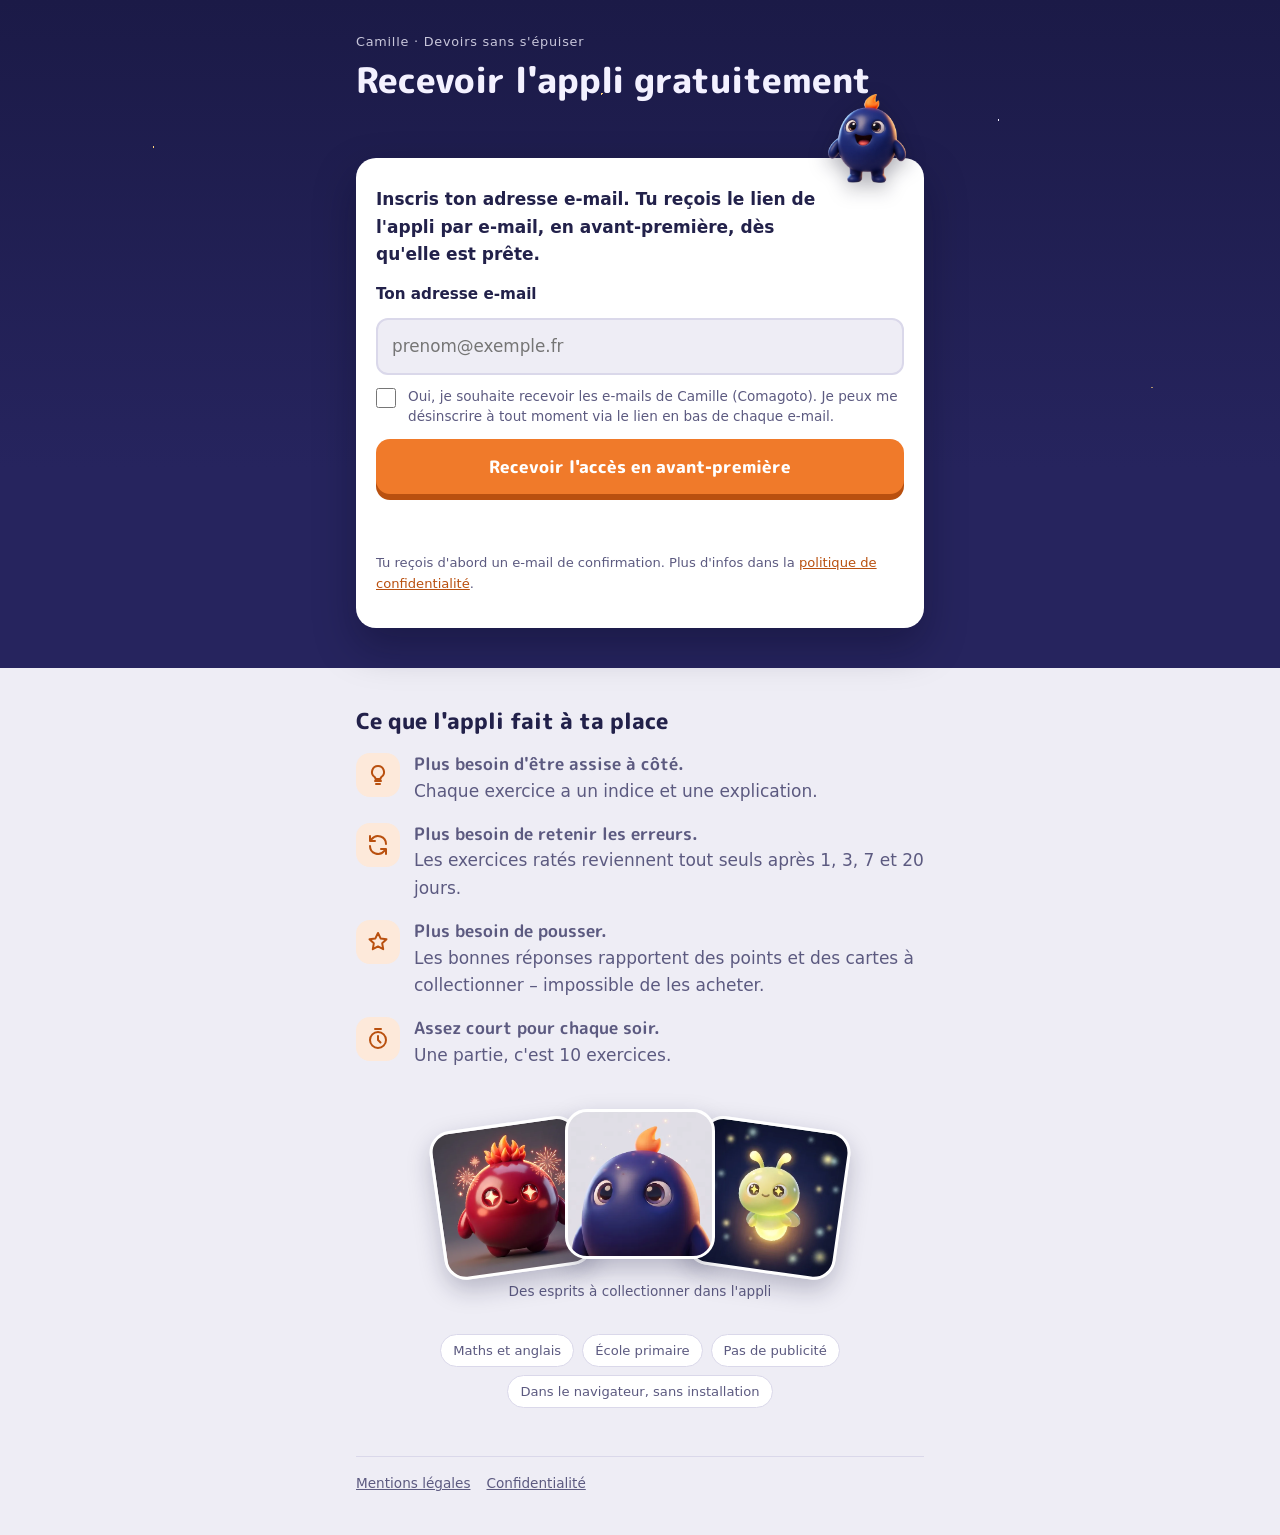
<file: index.html>
<!DOCTYPE html>
<html lang="fr">
<head>
<meta charset="UTF-8">
<meta name="viewport" content="width=device-width, initial-scale=1.0">
<title>Recevoir l'appli gratuitement | Camille</title>
<meta name="description" content="Inscris ton adresse e-mail et reçois gratuitement l'appli d'apprentissage pour l'école primaire, dès qu'elle est prête.">
<link rel="preload" href="fonts/mplusrounded1c-800-latin.woff2" as="font" type="font/woff2" crossorigin>
<link rel="stylesheet" href="style.css">
</head>
<body>
<!-- Instagram から「メール登録の特典＝アプリ」を知って来た人向け。
     説得はしない：フォームを最初に置き、その下にアプリのベネフィットだけを並べる（2026-10-01 ユーザー決定）。
     フランス語版アプリは未公開なので「できあがり次第」と書く。
     カードはフランス語版が未制作のため、ドイツ語版の絵の部分だけを切り出して見せる（.art） -->
<header class="sky">
  <div class="wrap">
    <p class="eyebrow">Camille · Devoirs sans s'épuiser</p>
    <h1>Recevoir l'appli gratuitement</h1>
    <div class="form-card" id="inscription">
      <img class="peek" src="img/hanabi-happy.webp" alt="" width="78" height="89">
      <p class="lead">Inscris ton adresse e-mail. Tu reçois le lien de l'appli par e-mail, en avant-première, dès qu'elle est prête.</p>
      <!-- Brevo のフォームを貼らず、自前の入力欄から Brevo へ直接送る（外部の読み込みなし）。
           送信先・欄の名前は Brevo の埋め込みコードから取った（signup/README.md）。
           送信後の画面は Brevo のフォーム設定の「Confirmation page」で verifie.html を指定する -->
      <form class="signup-form" method="POST" action="https://441955ff.sibforms.com/serve/[base64]">
        <label class="field-label" for="EMAIL">Ton adresse e-mail</label>
        <input class="field" type="email" id="EMAIL" name="EMAIL" autocomplete="email" inputmode="email"
               placeholder="prenom@exemple.fr" required>
        <label class="consent" for="OPT_IN">
          <input type="checkbox" id="OPT_IN" name="OPT_IN" value="1" required>
          <span>Oui, je souhaite recevoir les e-mails de Camille (Comagoto). Je peux me désinscrire à tout moment
          via le lien en bas de chaque e-mail.</span>
        </label>
        <button class="submit" type="submit">Recevoir l'accès en avant‑première</button>
        <input class="trap" type="text" name="email_address_check" value="" tabindex="-1" autocomplete="off" aria-hidden="true">
        <p class="form-status" id="form-status" role="status" aria-live="polite"></p>
        <input type="hidden" name="locale" value="fr">
      </form>
      <p class="small">Tu reçois d'abord un e-mail de confirmation. Plus d'infos dans la <a href="confidentialite.html">politique de confidentialité</a>.</p>
    </div>
  </div>
</header>

<main class="wrap">
  <section class="benefits-section">
    <h2>Ce que l'appli fait à ta place</h2>
    <ul class="benefits">
      <li>
        <span class="ico" aria-hidden="true"><svg viewBox="0 0 24 24" fill="none" stroke="currentColor" stroke-width="2" stroke-linecap="round" stroke-linejoin="round"><path d="M9 18h6M10 21h4M12 3a6 6 0 0 0-3.6 10.8c.7.6 1.1 1.3 1.1 2.2h5c0-.9.4-1.6 1.1-2.2A6 6 0 0 0 12 3z"/></svg></span>
        <p><strong>Plus besoin d'être assise à côté.</strong>Chaque exercice a un indice et une explication.</p>
      </li>
      <li>
        <span class="ico" aria-hidden="true"><svg viewBox="0 0 24 24" fill="none" stroke="currentColor" stroke-width="2" stroke-linecap="round" stroke-linejoin="round"><path d="M20 11a8 8 0 0 0-14.3-4.9L4 8M4 3v5h5M4 13a8 8 0 0 0 14.3 4.9L20 16M20 21v-5h-5"/></svg></span>
        <p><strong>Plus besoin de retenir les erreurs.</strong>Les exercices ratés reviennent tout seuls après 1, 3, 7 et 20 jours.</p>
      </li>
      <li>
        <span class="ico" aria-hidden="true"><svg viewBox="0 0 24 24" fill="none" stroke="currentColor" stroke-width="2" stroke-linecap="round" stroke-linejoin="round"><path d="M12 3l2.6 5.4 5.9.8-4.3 4.1 1 5.9L12 16.4 6.8 19.2l1-5.9L3.5 9.2l5.9-.8z"/></svg></span>
        <p><strong>Plus besoin de pousser.</strong>Les bonnes réponses rapportent des points et des cartes à collectionner – impossible de les acheter.</p>
      </li>
      <li>
        <span class="ico" aria-hidden="true"><svg viewBox="0 0 24 24" fill="none" stroke="currentColor" stroke-width="2" stroke-linecap="round" stroke-linejoin="round"><circle cx="12" cy="13" r="8"/><path d="M12 9v4l2.5 2.5M9 2h6"/></svg></span>
        <p><strong>Assez court pour chaque soir.</strong>Une partie, c'est 10 exercices.</p>
      </li>
    </ul>

    <figure class="cards">
      <div class="fan">
        <div class="art art-r1" role="img" aria-label="Esprit du feu d'artifice, rouge"></div>
        <div class="art art-n1" role="img" aria-label="Petit esprit des étincelles, bleu nuit"></div>
        <div class="art art-r6" role="img" aria-label="Esprit luciole, vert"></div>
      </div>
      <figcaption>Des esprits à collectionner dans l'appli</figcaption>
    </figure>

    <ul class="facts">
      <li>Maths et anglais</li>
      <li>École primaire</li>
      <li>Pas de publicité</li>
      <li>Dans le navigateur, sans installation</li>
    </ul>
  </section>

  <footer>
    <a href="mentions-legales.html">Mentions légales</a>
    <a href="confidentialite.html">Confidentialité</a>
  </footer>
</main>
<script>
// Brevo へページ内で送り、成功したら送信直後のページへ移る（Brevo のスクリプトは読み込まない）。
(function () {
  var form = document.querySelector(".signup-form");
  if (!form || !window.fetch) return;
  var button = form.querySelector(".submit");
  var status = document.getElementById("form-status");
  var MSG = { sending: "Envoi en cours…", error: "Ça n’a pas marché. Vérifie ton adresse e-mail et réessaie." };
  form.addEventListener("submit", function (e) {
    e.preventDefault();
    if (!form.reportValidity()) return;
    button.disabled = true;
    status.textContent = MSG.sending;
    status.className = "form-status";
    // ブラウザから送ると、Brevo は成功時に JSON ではなく英語の確認ページ（HTML・200）を返す。
    // 失敗時は 400 と JSON。なので本文は読まず、HTTP の状態だけで判定する（2026-10-04 実測）
    fetch(form.action, { method: "POST", body: new FormData(form) })
      .then(function (r) {
        if (!r.ok) throw new Error("rejected");
        window.location.href = "verifie.html";
      })
      .catch(function () {
        status.textContent = MSG.error;
        status.className = "form-status form-status--error";
        button.disabled = false;
      });
  });
})();
</script>
</body>
</html>
</file>
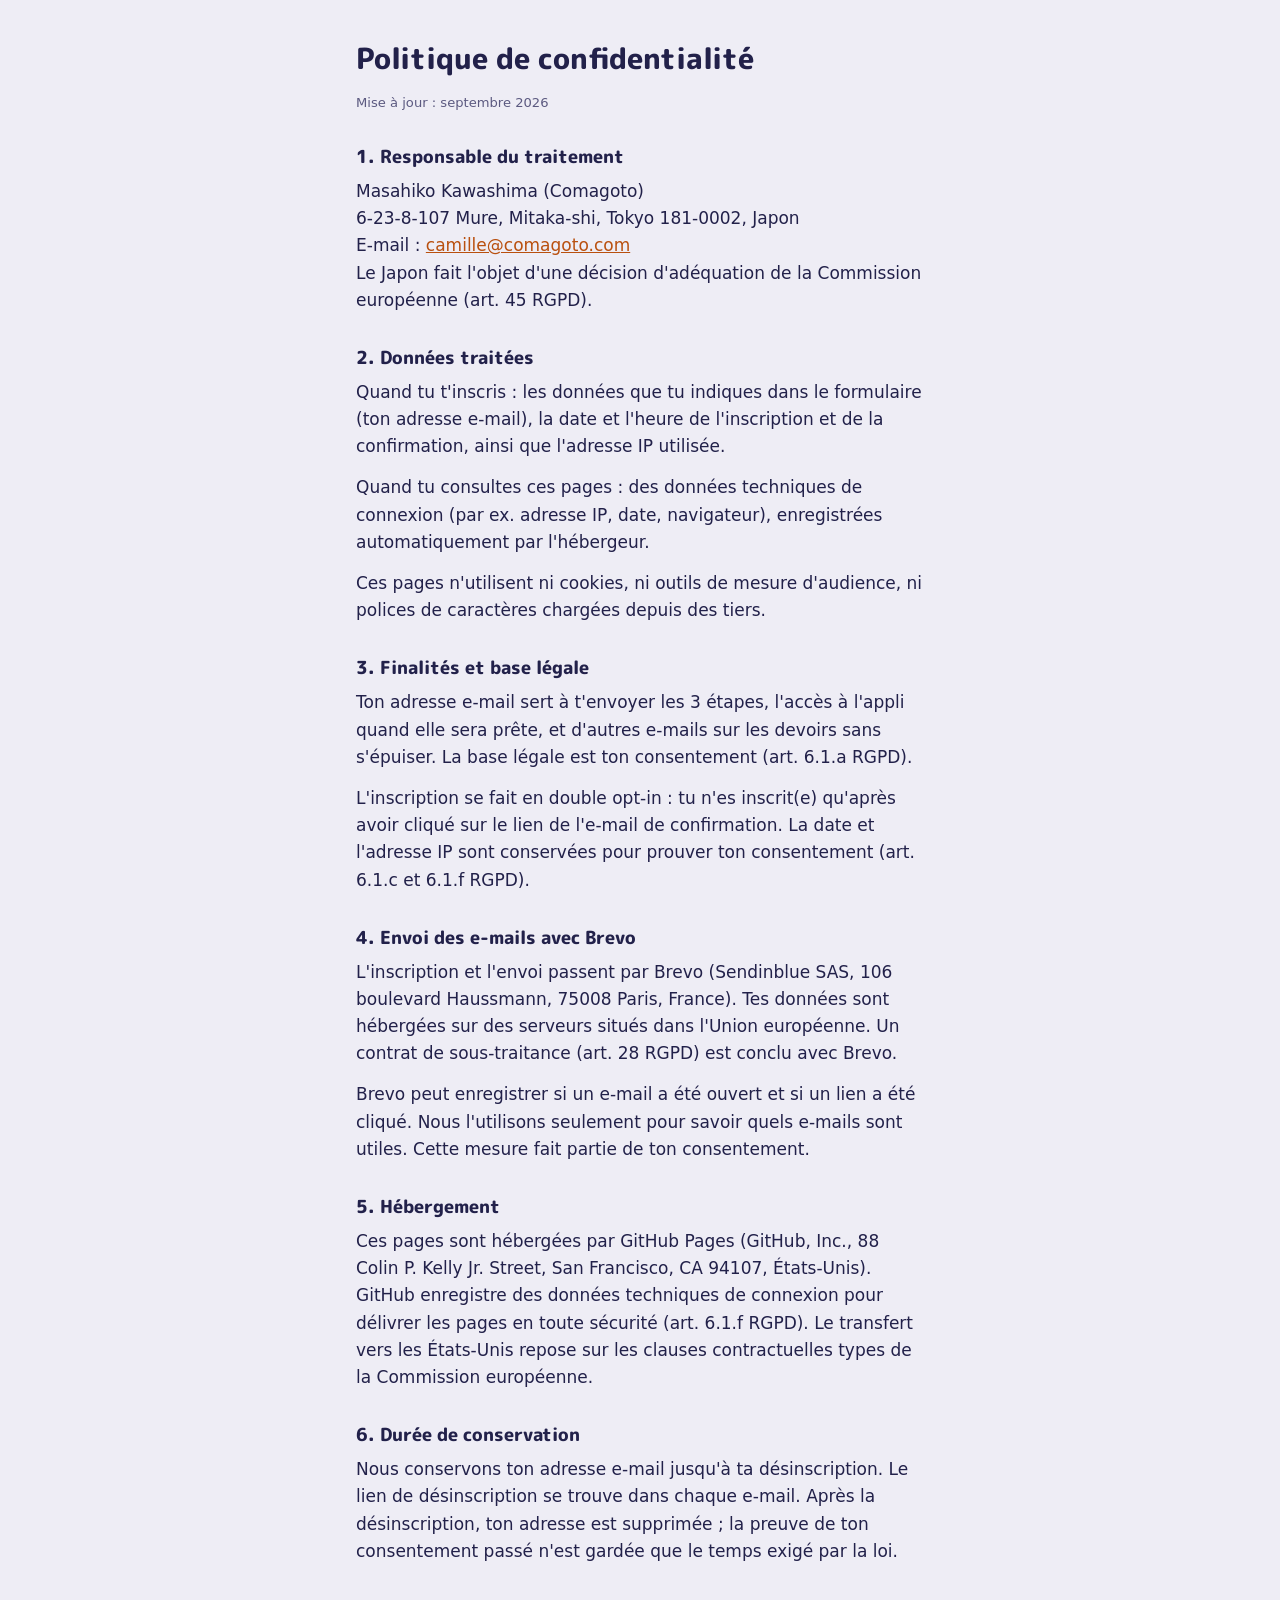
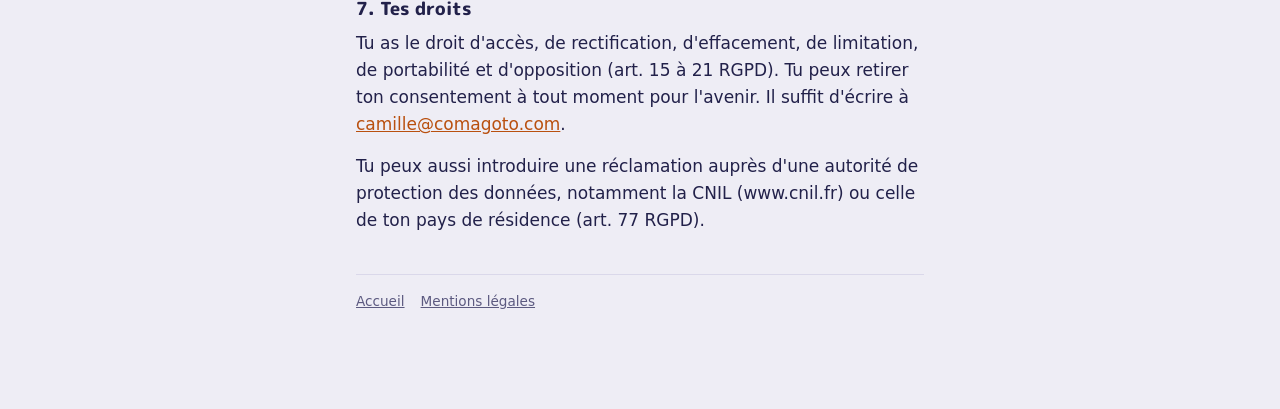
<file: confidentialite.html>
<!DOCTYPE html>
<html lang="fr">
<head>
<meta charset="UTF-8">
<meta name="viewport" content="width=device-width, initial-scale=1.0">
<title>Politique de confidentialité | Camille</title>
<link rel="stylesheet" href="style.css">
</head>
<body>
<main class="wrap page">
  <h1>Politique de confidentialité</h1>
  <p class="small">Mise à jour : septembre 2026</p>

  <h2>1. Responsable du traitement</h2>
  <address>
    Masahiko Kawashima (Comagoto)<br>
    6-23-8-107 Mure, Mitaka-shi, Tokyo 181-0002, Japon<br>
    E-mail : <a href="mailto:camille@comagoto.com">camille@comagoto.com</a>
  </address>
  <p>Le Japon fait l'objet d'une décision d'adéquation de la Commission européenne (art. 45 RGPD).</p>

  <h2>2. Données traitées</h2>
  <p>Quand tu t'inscris : les données que tu indiques dans le formulaire (ton adresse e-mail),
  la date et l'heure de l'inscription et de la confirmation, ainsi que l'adresse IP utilisée.</p>
  <p>Quand tu consultes ces pages : des données techniques de connexion (par ex. adresse IP, date, navigateur),
  enregistrées automatiquement par l'hébergeur.</p>
  <p>Ces pages n'utilisent ni cookies, ni outils de mesure d'audience, ni polices de caractères chargées depuis des tiers.</p>

  <h2>3. Finalités et base légale</h2>
  <p>Ton adresse e-mail sert à t'envoyer les 3 étapes, l'accès à l'appli quand elle sera prête, et d'autres e-mails
  sur les devoirs sans s'épuiser. La base légale est ton consentement (art. 6.1.a RGPD).</p>
  <p>L'inscription se fait en double opt-in : tu n'es inscrit(e) qu'après avoir cliqué sur le lien de l'e-mail
  de confirmation. La date et l'adresse IP sont conservées pour prouver ton consentement (art. 6.1.c et 6.1.f RGPD).</p>

  <h2>4. Envoi des e-mails avec Brevo</h2>
  <p>L'inscription et l'envoi passent par Brevo (Sendinblue SAS, 106 boulevard Haussmann, 75008 Paris, France).
  Tes données sont hébergées sur des serveurs situés dans l'Union européenne. Un contrat de sous-traitance
  (art. 28 RGPD) est conclu avec Brevo.</p>
  <p>Brevo peut enregistrer si un e-mail a été ouvert et si un lien a été cliqué. Nous l'utilisons seulement pour savoir
  quels e-mails sont utiles. Cette mesure fait partie de ton consentement.</p>

  <h2>5. Hébergement</h2>
  <p>Ces pages sont hébergées par GitHub Pages (GitHub, Inc., 88 Colin P. Kelly Jr. Street, San Francisco,
  CA 94107, États-Unis). GitHub enregistre des données techniques de connexion pour délivrer les pages en toute
  sécurité (art. 6.1.f RGPD). Le transfert vers les États-Unis repose sur les clauses contractuelles types de
  la Commission européenne.</p>

  <h2>6. Durée de conservation</h2>
  <p>Nous conservons ton adresse e-mail jusqu'à ta désinscription. Le lien de désinscription se trouve dans chaque
  e-mail. Après la désinscription, ton adresse est supprimée ; la preuve de ton consentement passé n'est gardée
  que le temps exigé par la loi.</p>

  <h2>7. Tes droits</h2>
  <p>Tu as le droit d'accès, de rectification, d'effacement, de limitation, de portabilité et d'opposition
  (art. 15 à 21 RGPD). Tu peux retirer ton consentement à tout moment pour l'avenir. Il suffit d'écrire à
  <a href="mailto:camille@comagoto.com">camille@comagoto.com</a>.</p>
  <p>Tu peux aussi introduire une réclamation auprès d'une autorité de protection des données, notamment
  la CNIL (www.cnil.fr) ou celle de ton pays de résidence (art. 77 RGPD).</p>

  <footer>
    <a href="index.html">Accueil</a>
    <a href="mentions-legales.html">Mentions légales</a>
  </footer>
</main>
</body>
</html>
</file>
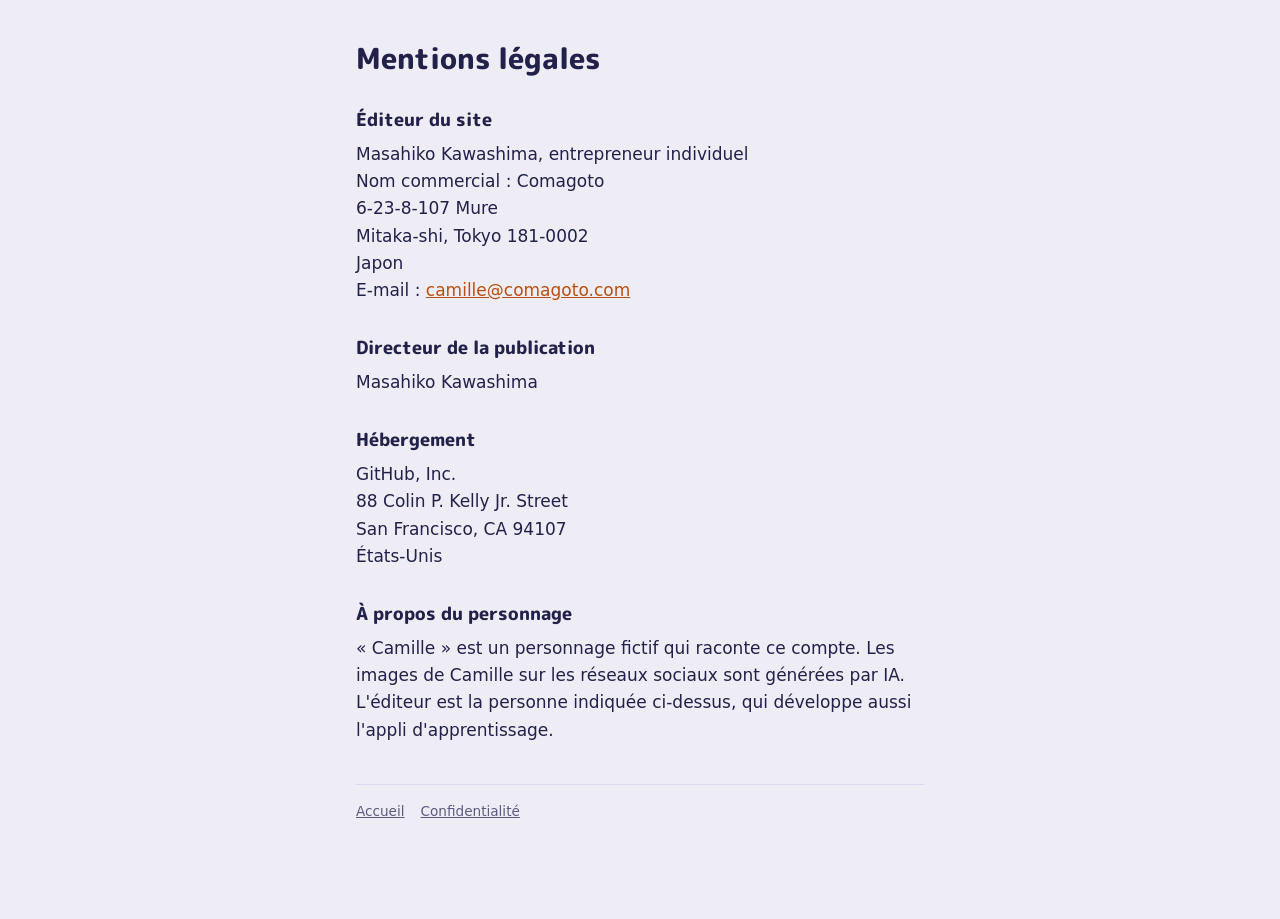
<file: mentions-legales.html>
<!DOCTYPE html>
<html lang="fr">
<head>
<meta charset="UTF-8">
<meta name="viewport" content="width=device-width, initial-scale=1.0">
<!-- de-fr-market-research.md §9-1：法定表示のページは検索に出さない -->
<meta name="robots" content="noindex">
<title>Mentions légales | Camille</title>
<link rel="stylesheet" href="style.css">
</head>
<body>
<main class="wrap page">
  <h1>Mentions légales</h1>

  <h2>Éditeur du site</h2>
  <address>
    Masahiko Kawashima, entrepreneur individuel<br>
    Nom commercial : Comagoto<br>
    6-23-8-107 Mure<br>
    Mitaka-shi, Tokyo 181-0002<br>
    Japon
  </address>
  <p>E-mail : <a href="mailto:camille@comagoto.com">camille@comagoto.com</a></p>
  <!-- TODO: LCEN（art. 6-III）は事業者に電話番号の表示も求めている。番号を載せるかはユーザー判断待ち（signup/README.md） -->

  <h2>Directeur de la publication</h2>
  <p>Masahiko Kawashima</p>

  <h2>Hébergement</h2>
  <address>
    GitHub, Inc.<br>
    88 Colin P. Kelly Jr. Street<br>
    San Francisco, CA 94107<br>
    États-Unis
  </address>

  <h2>À propos du personnage</h2>
  <p>« Camille » est un personnage fictif qui raconte ce compte. Les images de Camille sur les réseaux sociaux
  sont générées par IA. L'éditeur est la personne indiquée ci-dessus, qui développe aussi l'appli d'apprentissage.</p>

  <footer>
    <a href="index.html">Accueil</a>
    <a href="confidentialite.html">Confidentialité</a>
  </footer>
</main>
</body>
</html>
</file>
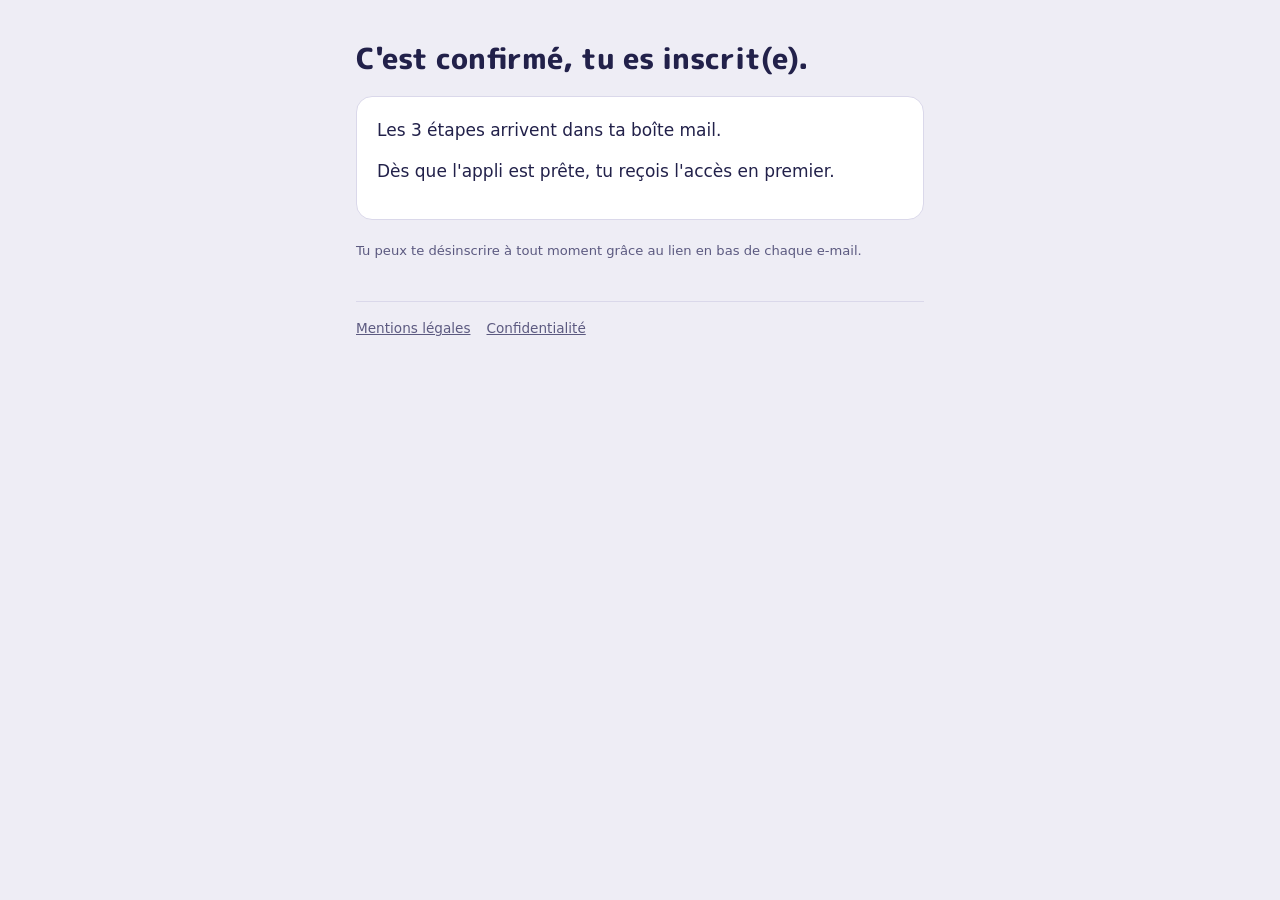
<file: merci.html>
<!DOCTYPE html>
<html lang="fr">
<head>
<meta charset="UTF-8">
<meta name="viewport" content="width=device-width, initial-scale=1.0">
<meta name="robots" content="noindex">
<title>C'est confirmé | Camille</title>
<link rel="stylesheet" href="style.css">
</head>
<body>
<main class="wrap page">
  <h1>C'est confirmé, tu es inscrit(e).</h1>
  <div class="card">
    <p>Les 3 étapes arrivent dans ta boîte mail.</p>
    <p>Dès que l'appli est prête, tu reçois l'accès en premier.</p>
  </div>
  <p class="small">Tu peux te désinscrire à tout moment grâce au lien en bas de chaque e-mail.</p>
  <footer>
    <a href="mentions-legales.html">Mentions légales</a>
    <a href="confidentialite.html">Confidentialité</a>
  </footer>
</main>
</body>
</html>
</file>
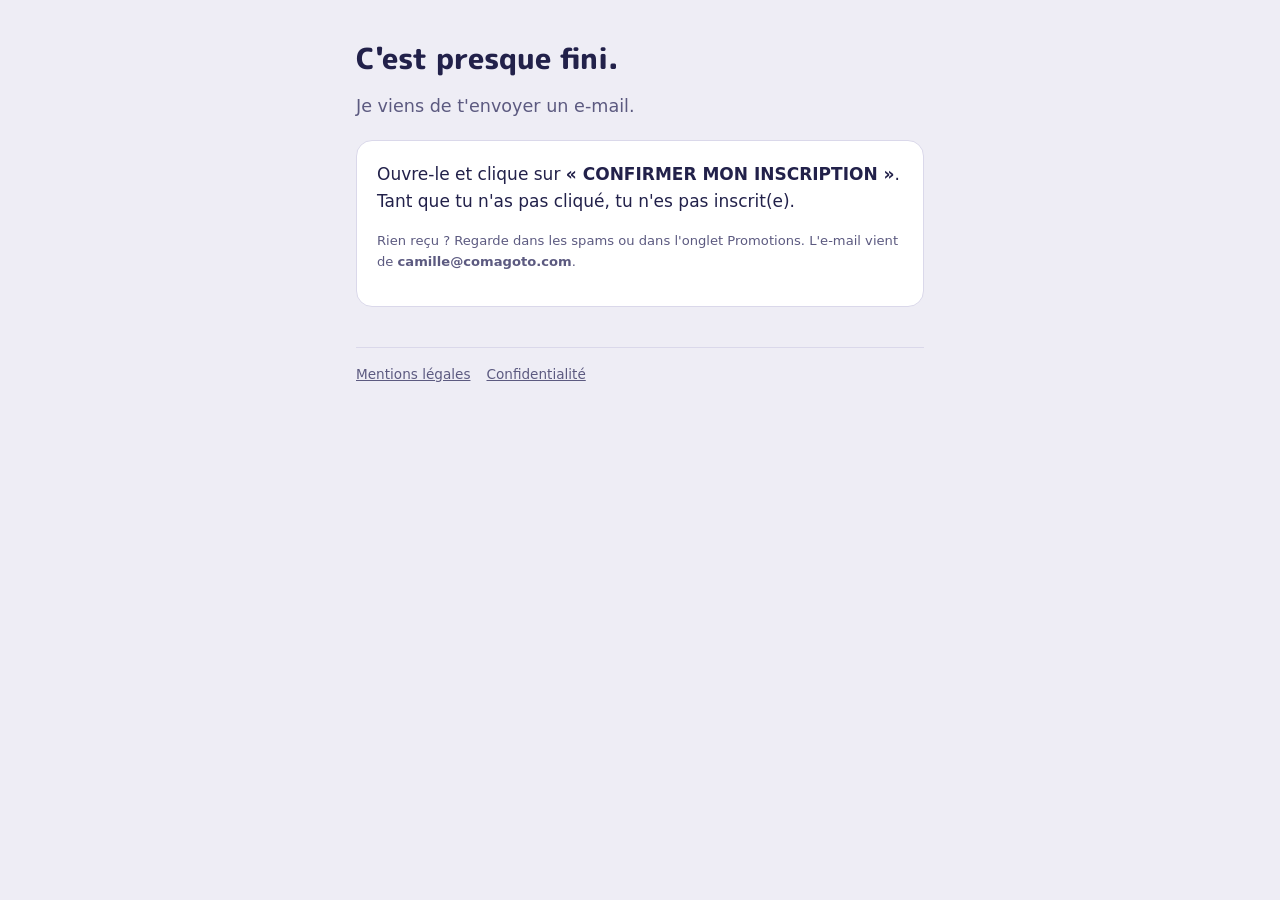
<file: verifie.html>
<!DOCTYPE html>
<html lang="fr">
<head>
<meta charset="UTF-8">
<meta name="viewport" content="width=device-width, initial-scale=1.0">
<meta name="robots" content="noindex">
<title>Presque fini | Camille</title>
<link rel="stylesheet" href="style.css">
</head>
<body>
<main class="wrap page">
  <h1>C'est presque fini.</h1>
  <p class="lead">Je viens de t'envoyer un e-mail.</p>
  <div class="card">
    <p>Ouvre-le et clique sur <strong>« CONFIRMER MON INSCRIPTION »</strong>. Tant que tu n'as pas cliqué, tu n'es pas inscrit(e).</p>
    <p class="small">Rien reçu ? Regarde dans les spams ou dans l'onglet Promotions.
    L'e-mail vient de <strong>camille@comagoto.com</strong>.</p>
  </div>
  <footer>
    <a href="mentions-legales.html">Mentions légales</a>
    <a href="confidentialite.html">Confidentialité</a>
  </footer>
</main>
</body>
</html>
</file>
<file: style.css>
/* Layout: 夜空の帯（はなびのこびとの世界）がフォームを抱え、精霊がフォームの縁からのぞく。
   その下の昼の地に、アプリが親の代わりにやることを1列で並べ、最後にもらえるカードを見せる。
   外部の読み込みはしない（書体は同梱。プライバシーポリシーの記載どおり） */

@font-face {
  font-family: "M PLUS Rounded 1c";
  font-weight: 700;
  font-display: swap;
  src: url("fonts/mplusrounded1c-700-latin.woff2") format("woff2");
}
@font-face {
  font-family: "M PLUS Rounded 1c";
  font-weight: 800;
  font-display: swap;
  src: url("fonts/mplusrounded1c-800-latin.woff2") format("woff2");
}

:root {
  --ground: #eeedf5;
  --surface: #ffffff;
  --ink: #22214a;
  --ink-soft: #5c5a80;
  --line: #dad8ea;
  --night: #26245e;
  --night-deep: #1b1a47;
  --on-night: #f3f1ff;
  --flame: #f07a2a;
  --flame-ink: #b9500f;
  --flame-soft: #fde9da;
  --spark: #ffd27a;

  --display: "M PLUS Rounded 1c", "Arial Rounded MT Bold", system-ui, sans-serif;
  --body: system-ui, -apple-system, "Segoe UI", Roboto, "Helvetica Neue", Arial, sans-serif;
  color-scheme: light;
}

@media (prefers-color-scheme: dark) {
  :root {
    --ground: #15143a;
    --surface: #211f52;
    --ink: #eeecfb;
    --ink-soft: #b3b0d6;
    --line: #35336d;
    --night: #0f0e2c;
    --night-deep: #0a0920;
    --on-night: #f3f1ff;
    --flame: #ff8a3d;
    --flame-ink: #ffa066;
    --flame-soft: #3b2440;
    --spark: #ffd27a;
    color-scheme: dark;
  }
}

* { box-sizing: border-box; }

body {
  margin: 0;
  background: var(--ground);
  color: var(--ink);
  font-family: var(--body);
  font-size: 17px;
  line-height: 1.6;
}

img { max-width: 100%; }

.wrap {
  max-width: 600px;
  margin-inline: auto;
  padding-inline: 16px;
}

h1, h2 {
  font-family: var(--display);
  font-weight: 800;
  line-height: 1.25;
  text-wrap: balance;
  margin: 0;
}

a { color: var(--flame-ink); }
a:focus-visible { outline: 3px solid var(--flame); outline-offset: 2px; border-radius: 4px; }

/* ── 夜空の帯 ── */
.sky {
  background:
    radial-gradient(1.5px 1.5px at 12% 22%, var(--spark) 50%, transparent 51%),
    radial-gradient(1px 1px at 28% 64%, var(--on-night) 50%, transparent 51%),
    radial-gradient(2px 2px at 47% 14%, var(--spark) 50%, transparent 51%),
    radial-gradient(1px 1px at 63% 40%, var(--on-night) 50%, transparent 51%),
    radial-gradient(1.5px 1.5px at 78% 18%, var(--on-night) 50%, transparent 51%),
    radial-gradient(1px 1px at 90% 58%, var(--spark) 50%, transparent 51%),
    radial-gradient(1px 1px at 6% 78%, var(--on-night) 50%, transparent 51%),
    linear-gradient(180deg, var(--night-deep), var(--night) 70%);
  color: var(--on-night);
  padding-block: 32px 40px;
}

.sky .eyebrow {
  margin: 0 0 6px;
  font-size: 0.8rem;
  letter-spacing: 0.06em;
  opacity: 0.8;
}

.sky h1 {
  font-size: clamp(1.7rem, 6vw, 2.2rem);
  margin-bottom: 56px;
}

.form-card {
  position: relative;
  background: var(--surface);
  color: var(--ink);
  border-radius: 20px;
  padding: 28px 20px 20px;
  box-shadow: 0 18px 40px rgb(10 9 32 / 0.35);
}

/* 精霊がフォームの縁からのぞく */
.form-card .peek {
  position: absolute;
  right: 18px;
  top: -64px;
  width: 78px;
  height: auto;
  filter: drop-shadow(0 6px 10px rgb(10 9 32 / 0.35));
}

.form-card p { margin: 0 0 14px; }

.form-card .lead {
  font-weight: 600;
  padding-right: 64px;
}

.small {
  font-size: 0.82rem;
  color: var(--ink-soft);
}

/* ── 登録フォーム（Brevo へ直接送る） ── */
.signup-form {
  display: grid;
  gap: 12px;
  margin: 4px 0 16px;
}

.field-label {
  font-weight: 700;
  font-size: 0.95rem;
}

.field {
  width: 100%;
  font: inherit;
  font-size: 1.05rem;
  padding: 13px 14px;
  border: 2px solid var(--line);
  border-radius: 12px;
  background: var(--ground);
  color: var(--ink);
}

.field:focus-visible {
  outline: none;
  border-color: var(--flame);
  box-shadow: 0 0 0 3px var(--flame-soft);
}

.consent {
  display: grid;
  grid-template-columns: 22px 1fr;
  gap: 10px;
  align-items: start;
  font-size: 0.85rem;
  line-height: 1.45;
  color: var(--ink-soft);
  cursor: pointer;
}

.consent input {
  width: 20px;
  height: 20px;
  margin: 1px 0 0;
  accent-color: var(--flame);
}

.submit {
  font-family: var(--display);
  font-weight: 800;
  font-size: 1.05rem;
  padding: 15px 16px;
  border: 0;
  border-radius: 14px;
  background: var(--flame);
  color: #ffffff;
  cursor: pointer;
  box-shadow: 0 6px 0 var(--flame-ink);
  text-wrap: balance;
  transition: transform 80ms ease, box-shadow 80ms ease;
}

.submit:hover { filter: brightness(1.05); }
.submit:active { transform: translateY(4px); box-shadow: 0 2px 0 var(--flame-ink); }
.submit:focus-visible { outline: 3px solid var(--ink); outline-offset: 3px; }

.form-status {
  margin: 0;
  min-height: 1.2em;
  font-size: 0.85rem;
  color: var(--ink-soft);
}
.form-status--error { color: var(--flame-ink); font-weight: 600; }
.submit:disabled { opacity: 0.6; cursor: progress; }

/* ロボット対策の欄（人には見せない。Brevo の email_address_check） */
.trap {
  position: absolute;
  left: -9999px;
  width: 1px;
  height: 1px;
  opacity: 0;
}

/* ── ベネフィット ── */
.benefits-section { padding-block: 40px 8px; }

.benefits-section h2 {
  font-size: 1.35rem;
  margin-bottom: 18px;
}

.benefits {
  list-style: none;
  margin: 0;
  padding: 0;
  display: grid;
  gap: 18px;
}

.benefits li {
  display: grid;
  grid-template-columns: 44px 1fr;
  gap: 14px;
  align-items: start;
}

.benefits .ico {
  width: 44px;
  height: 44px;
  border-radius: 14px;
  background: var(--flame-soft);
  color: var(--flame-ink);
  display: grid;
  place-items: center;
}

.benefits .ico svg { width: 24px; height: 24px; }

.benefits strong {
  display: block;
  font-family: var(--display);
  font-weight: 700;
  font-size: 1.05rem;
  line-height: 1.35;
  margin-bottom: 2px;
}

.benefits p { margin: 0; color: var(--ink-soft); min-width: 0; }

/* ── もらえるカード ── */
.cards {
  margin: 36px 0 0;
  text-align: center;
}

.fan {
  display: flex;
  justify-content: center;
  padding-top: 8px;
}

.fan > * {
  width: min(30%, 150px);
  margin-inline: -10px;
  border-radius: 10px;
  box-shadow: 0 10px 24px rgb(20 18 60 / 0.25);
}

.fan > img { height: auto; }

.fan > :nth-child(1) { transform: rotate(-8deg) translateY(10px); }
.fan > :nth-child(2) { transform: translateY(-4px); position: relative; z-index: 1; }
.fan > :nth-child(3) { transform: rotate(8deg) translateY(10px); }

/* フランス語版：カードの文字（ドイツ語）を見せず、絵の部分だけを切り出す */
.art {
  aspect-ratio: 1;
  max-width: 100%;
  border-radius: 22px;
  background-repeat: no-repeat;
  border: 3px solid var(--surface);
}
.art-n1 { background-image: url("img/card-n1.webp"); background-size: 140%; background-position: 50% 43%; }
.art-r1 { background-image: url("img/card-r1.webp"); background-size: 134.6%; background-position: 50% 45%; }
.art-r6 { background-image: url("img/card-r6.webp"); background-size: 152%; background-position: 50% 43%; }

.cards figcaption {
  margin-top: 18px;
  font-size: 0.85rem;
  color: var(--ink-soft);
}

.facts {
  list-style: none;
  margin: 32px 0 0;
  padding: 0;
  display: flex;
  flex-wrap: wrap;
  gap: 8px;
  justify-content: center;
}

.facts li {
  font-size: 0.82rem;
  padding: 5px 12px;
  border-radius: 999px;
  border: 1px solid var(--line);
  background: var(--surface);
  color: var(--ink-soft);
}

/* ── 共通（サブページ・フッター） ── */
.page { padding-block: 40px 56px; }
.page h1 { font-size: 1.8rem; margin-bottom: 16px; }
.page h2 { font-size: 1.15rem; margin: 32px 0 10px; }
.page p { margin: 0 0 14px; }
.page .lead { font-size: 1.1rem; color: var(--ink-soft); }

.card {
  background: var(--surface);
  border: 1px solid var(--line);
  border-radius: 16px;
  padding: 20px;
  margin: 20px 0;
}

footer {
  border-top: 1px solid var(--line);
  margin-top: 40px;
  padding-block: 16px 40px;
  font-size: 0.85rem;
  color: var(--ink-soft);
  display: flex;
  flex-wrap: wrap;
  gap: 16px;
}

footer a { color: var(--ink-soft); }

address { font-style: normal; }

@media (prefers-reduced-motion: no-preference) {
  .form-card .peek { animation: peek 700ms ease-out both; }
  @keyframes peek {
    from { transform: translateY(18px); }
    to { transform: translateY(0); }
  }
}
</file>
